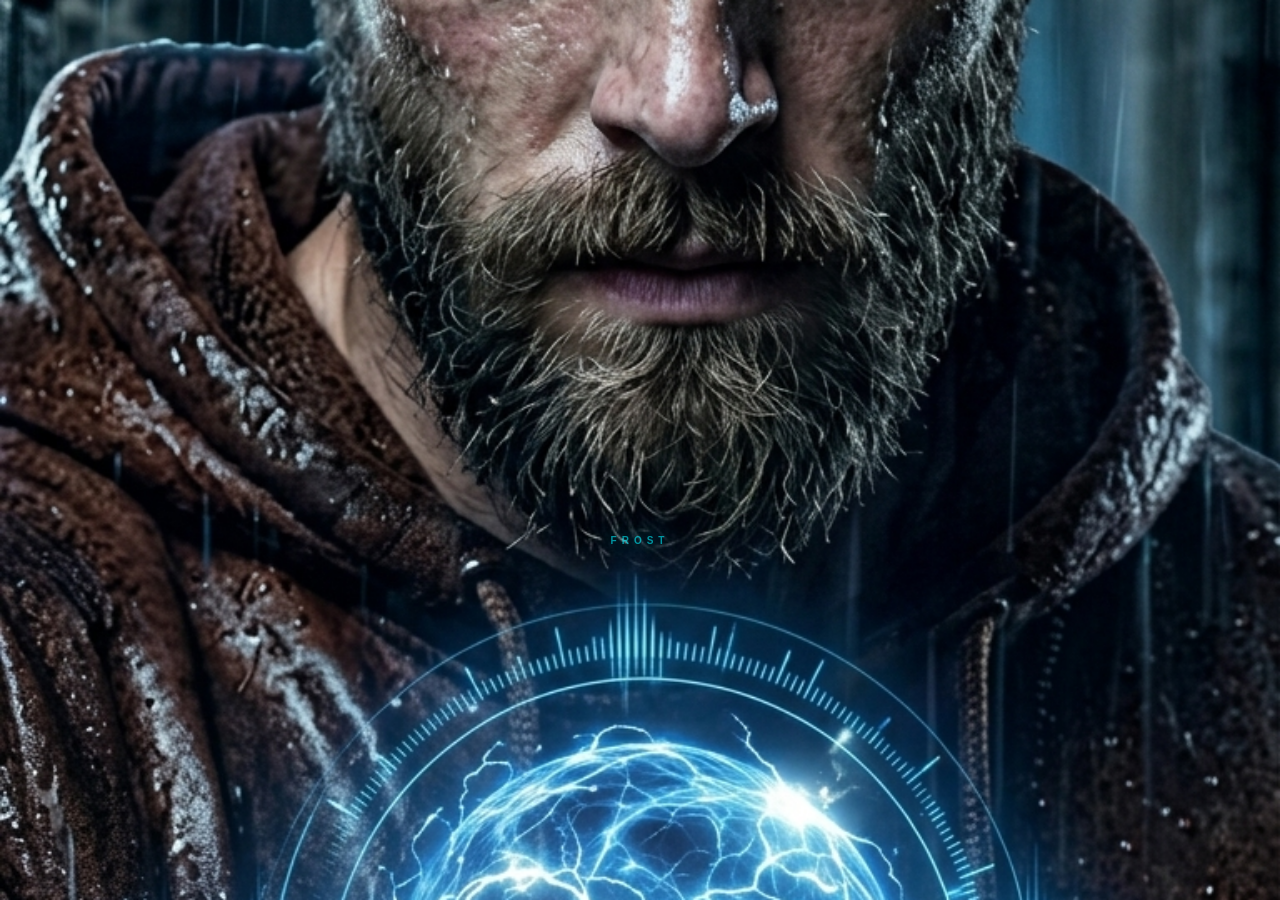
<file: index.html>
<!DOCTYPE html>
<html lang="en">
<head>
    <meta charset="UTF-8">
    <meta name="viewport" content="width=device-width, initial-scale=1.0, maximum-scale=1.0, user-scalable=no">
    <title>FROST | SYSTEM</title>
    <link rel="stylesheet" href="style.css">
</head>
<body class="landing-page">
    <div id="orbTrigger" class="orb-container">
        <div class="orb-hitbox"></div>
        <span id="orbStatus" class="orb-text">FROST</span>
    </div>
    <script src="script.js"></script>
</body>
</html>
</file>
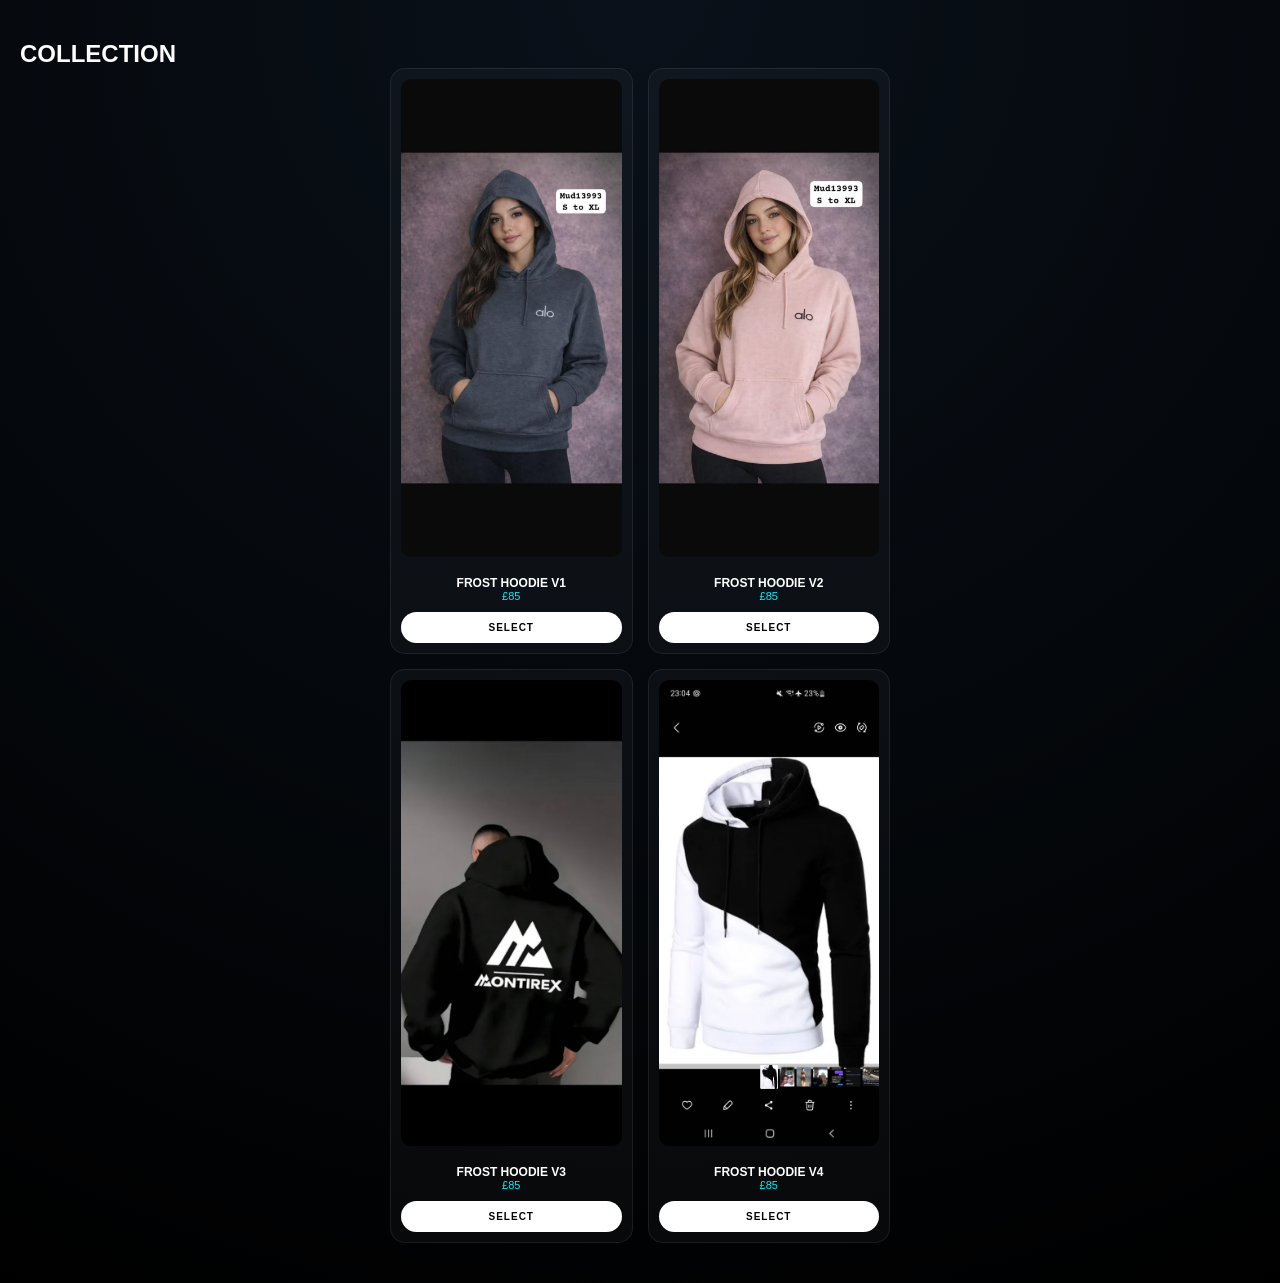
<file: products.html>
<!DOCTYPE html>
<html lang="en">
<head>
    <meta charset="UTF-8">
    <meta name="viewport" content="width=device-width, initial-scale=1.0">
    <title>FROST | COLLECTION</title>
    <link rel="stylesheet" href="style.css">
</head>
<body class="bg-dark">
    <h2 class="section-title">COLLECTION</h2>
    <div class="product-grid" id="productGrid"></div>

    <script src="script.js"></script>
    <script>window.onload = () => loadProducts();</script>
</body>
</html>
</file>
<file: style.css>
* { 
    margin: 0; 
    padding: 0; 
    box-sizing: border-box; 
    /* Fix: Removes the square gray tap box on mobile */
    -webkit-tap-highlight-color: transparent; 
}

body { background: #000; color: #fff; font-family: 'Inter', sans-serif; overflow-x: hidden; }

/* LANDING PAGE */
.landing-page {
    background: #000 url('assets/iceman_portrait.png') no-repeat center center;
    background-size: cover;
    height: 100dvh;
    width: 100vw;
    display: flex;
    justify-content: center;
}

.orb-container {
    position: absolute;
    /* ADJUST THIS: Lower % moves it UP, Higher % moves it DOWN */
    top: 60%; 
    left: 50%;
    transform: translate(-50%, -50%);
    width: 200px;
    height: 200px;
    display: flex;
    justify-content: center;
    align-items: center;
    cursor: pointer;
    z-index: 100;
}

.orb-hitbox {
    position: absolute;
    width: 100%;
    height: 100%;
    border-radius: 50%;
    background: transparent; /* Totally invisible as requested */
}

.orb-text {
    color: #00f2ff;
    font-size: 10px;
    font-weight: 900;
    letter-spacing: 5px;
    text-transform: uppercase;
    text-shadow: 0 0 15px rgba(0, 242, 255, 0.8);
    opacity: 0.6;
    pointer-events: none;
}

/* UI THEME */
.bg-dark { background: radial-gradient(circle at top, #0a111a, #000); min-height: 100vh; padding: 40px 20px; }
.product-grid { display: grid; grid-template-columns: 1fr 1fr; gap: 15px; max-width: 500px; margin: 0 auto; }
.product-card { background: rgba(255,255,255,0.03); border: 1px solid rgba(255,255,255,0.08); border-radius: 15px; padding: 10px; text-align: center; }
.product-card img { width: 100%; border-radius: 10px; margin-bottom: 10px; }

.frost-btn { width: 100%; padding: 15px; border-radius: 30px; border: none; font-weight: 800; cursor: pointer; background: #fff; color: #000; letter-spacing: 1px; text-transform: uppercase; }
.frost-btn:active { transform: scale(0.95); }

/* CHECKOUT FLOW */
.flow-step { display: none; flex-direction: column; align-items: center; text-align: center; max-width: 400px; margin: 0 auto; }
.flow-step.active { display: flex; animation: fadeIn 0.5s forwards; }
@keyframes fadeIn { from { opacity: 0; } to { opacity: 1; } }

.track-bar { width: 100%; height: 2px; background: rgba(255,255,255,0.1); margin: 30px 0; }
.track-fill { height: 100%; width: 0%; background: #00f2ff; box-shadow: 0 0 15px #00f2ff; transition: width 1s ease; }
</file>
